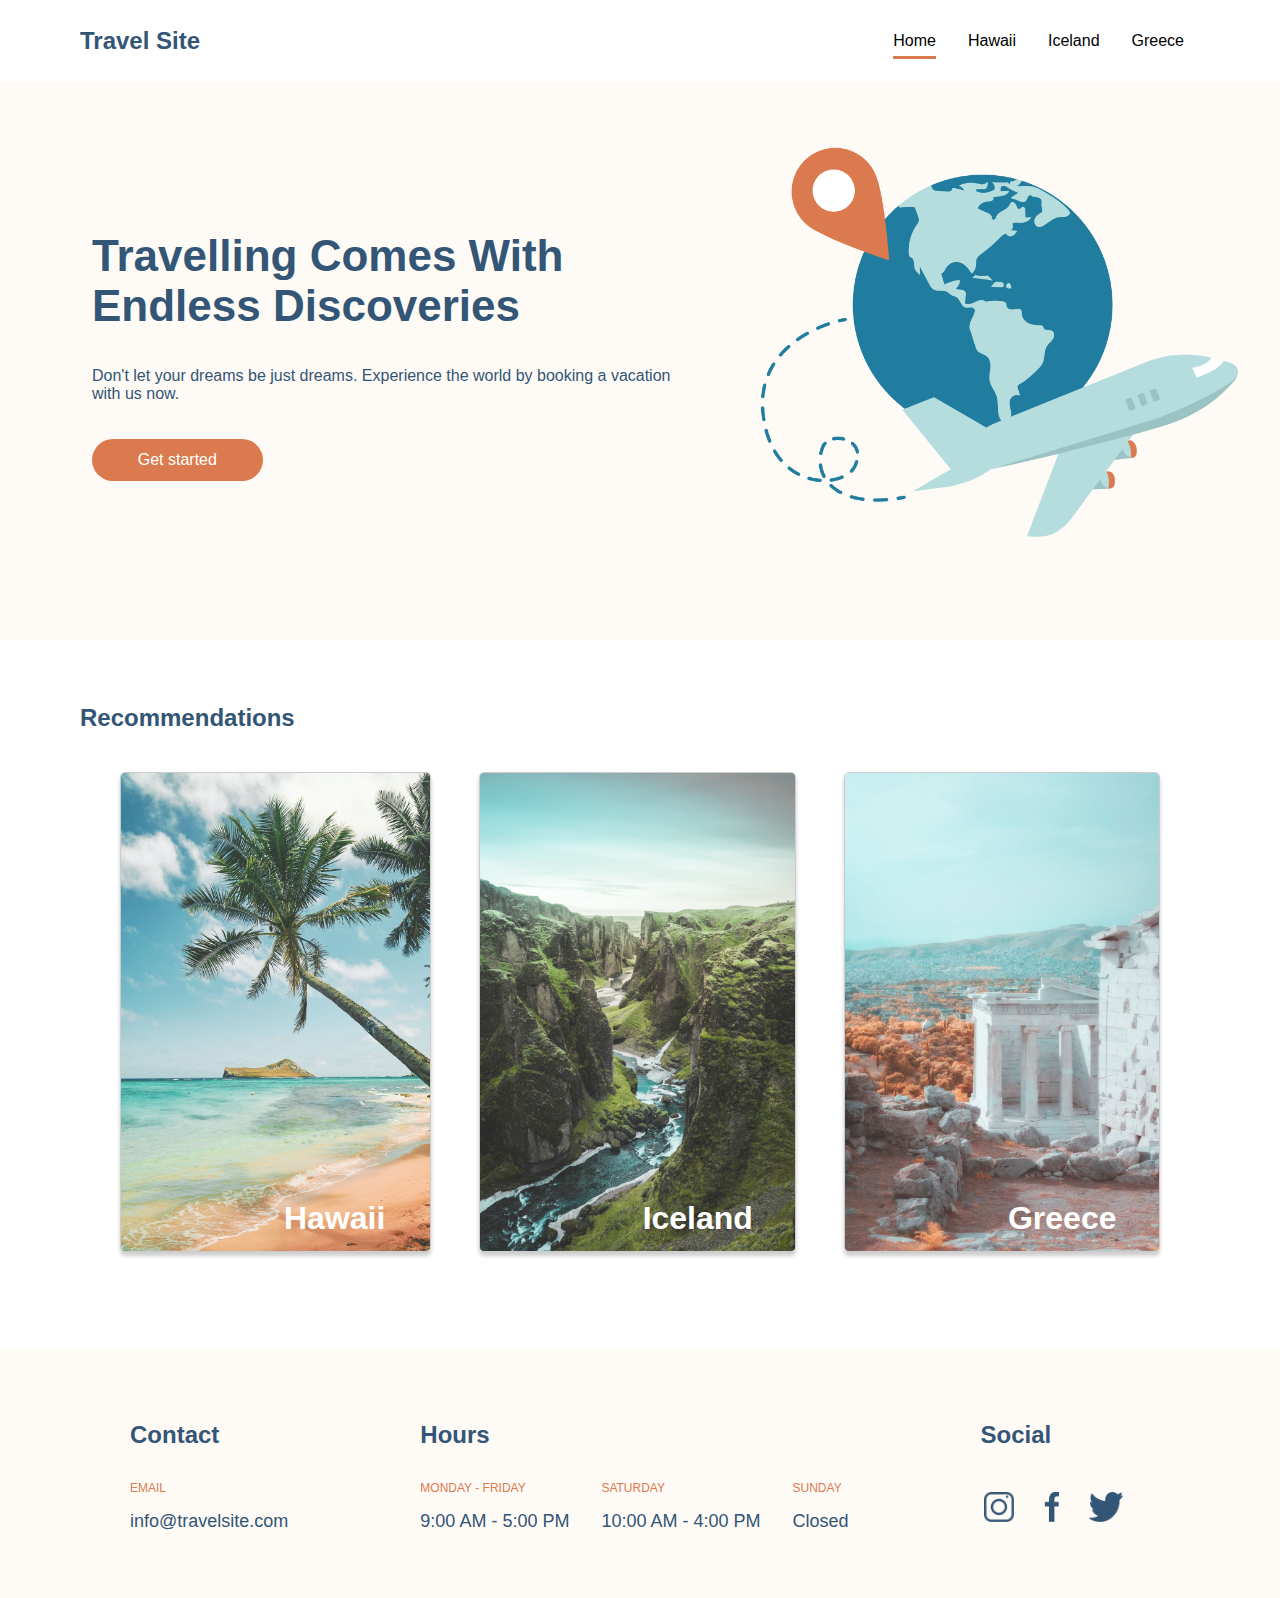
<file: index.html>
<!DOCTYPE html>
<html lang="en">
<head>
    <meta charset="UTF-8">
    <meta name="viewport" content="width=device-width, initial-scale=1.0">
    <title>Travel Site - Home</title>
    <!-- connect CSS -->
    <link rel="stylesheet" href="./css/global.css">
    <link rel="stylesheet" href="./css/main.css">
</head>

<body>
    <header>
        <!-- navigation bar -->
        <section>
            <nav class="navigation">
                <h1 class="navigation__title">
                    <a class="navigation__title" href="#index.html">Travel Site</a>
                </h1>
                <ul class="navigation__menu">
                    <li class="navigation__item"><a class="navigation__link navigation__link--active" href="#index.html">Home</a></li>
                    <li class="navigation__item"><a class="navigation__link" href="./pages/hawaii.html">Hawaii</a></li>
                    <li class="navigation__item"><a class="navigation__link" href="./pages/iceland.html">Iceland</a></li>
                    <li class="navigation__item"><a class="navigation__link" href="./pages/greece.html">Greece</a></li>
                </ul>
            </nav>
        </section>
    </header>
    
    <!-- hero section -->
    <section class="hero">
        <div class="hero__content">
            <h2 class="hero__title">Travelling Comes With Endless Discoveries</h2>
            <p class="hero__text">Don't let your dreams be just dreams. Experience the world by booking a vacation with us now.</p>
            <button class="hero-button">Get started</button>
        </div>
        <div class="hero__image">
            <img src="./assets/Images/hero.png" alt="earth with home destination marker and airplane taking off">
        </div>
    </section>

    <main>
        <!-- recommendations section -->
        <section class="reco">
            <h3 class="reco__title">Recommendations</h3>
            <div class="reco__section">
                <div>
                    <div class="card">
                        <a href="./pages/hawaii.html"><img src="./assets/Images/hawaii.jpg" alt="beach in hawaii"></a>
                        <a class="card__name" href="./pages/hawaii.html">Hawaii</a>
                    </div>
                </div>
                <div>
                    <div class="card">
                        <a href="./pages/iceland.html"><img src="./assets/Images/iceland.jpg" alt="valley in iceland"></a>
                        <a class="card__name" href="./pages/iceland.html">Iceland</a>
                    </div>
                </div>
                <div>
                    <div class="card">
                        <a href="./pages/greece.html"><img src="./assets/Images/greece.jpg" alt="historic site in greece"></a>
                        <a class="card__name" href="./pages/greece.html">Greece</a>
                    </div>
                </div>
            </div>
        </section>
    </main>

    <footer>
        <!-- footer section -->
        <section class="footer">
            <div class="footer__title">
                <h3 class="footer__title">Contact</h3>
                <div class="footer__contact">
                    <h4 class="footer__subtitle">EMAIL</h4>
                    <p class="footer__text">info@travelsite.com</p>
                </div>
            </div>
            <div class="footer__title">
                <h3 class="footer__title">Hours</h3>
                <div class="footer__hours">
                    <div>
                        <h4 class="footer__subtitle">MONDAY - FRIDAY</h4>
                        <p class="footer__text">9:00 AM - 5:00 PM</p>
                    </div>
                    <div>
                        <h4 class="footer__subtitle">SATURDAY</h4>
                        <p class="footer__text">10:00 AM - 4:00 PM</p>
                    </div>
                    <div>
                        <h4 class="footer__subtitle">SUNDAY</h4>
                        <p class="footer__text">Closed</p>
                    </div>
                </div>
            </div>
            <div class="footer__title">
                <h3 class="footer__title">Social</h3>
                <div class="footer__social">
                    <a class="footer__link" href="https://www.instagram.com/">
                        <img class="footer__icon" src="./assets/Icons/icon-instagram.png" alt="icon-instagram">
                    </a>
                    <a class="footer__link" href="https://www.facebook.com/">
                        <img class="footer__icon" src="./assets/Icons/icon-facebook.png" alt="icon-facebook">
                    </a>
                    <a class="footer__link" href="https://www.twitter.com/">
                        <img class="footer__icon" src="./assets/Icons/icon-twitter.png" alt="icon-twitter">
                    </a>
                </div>
            </div>
        </section>
    </footer>
</body>
</html>
</file>
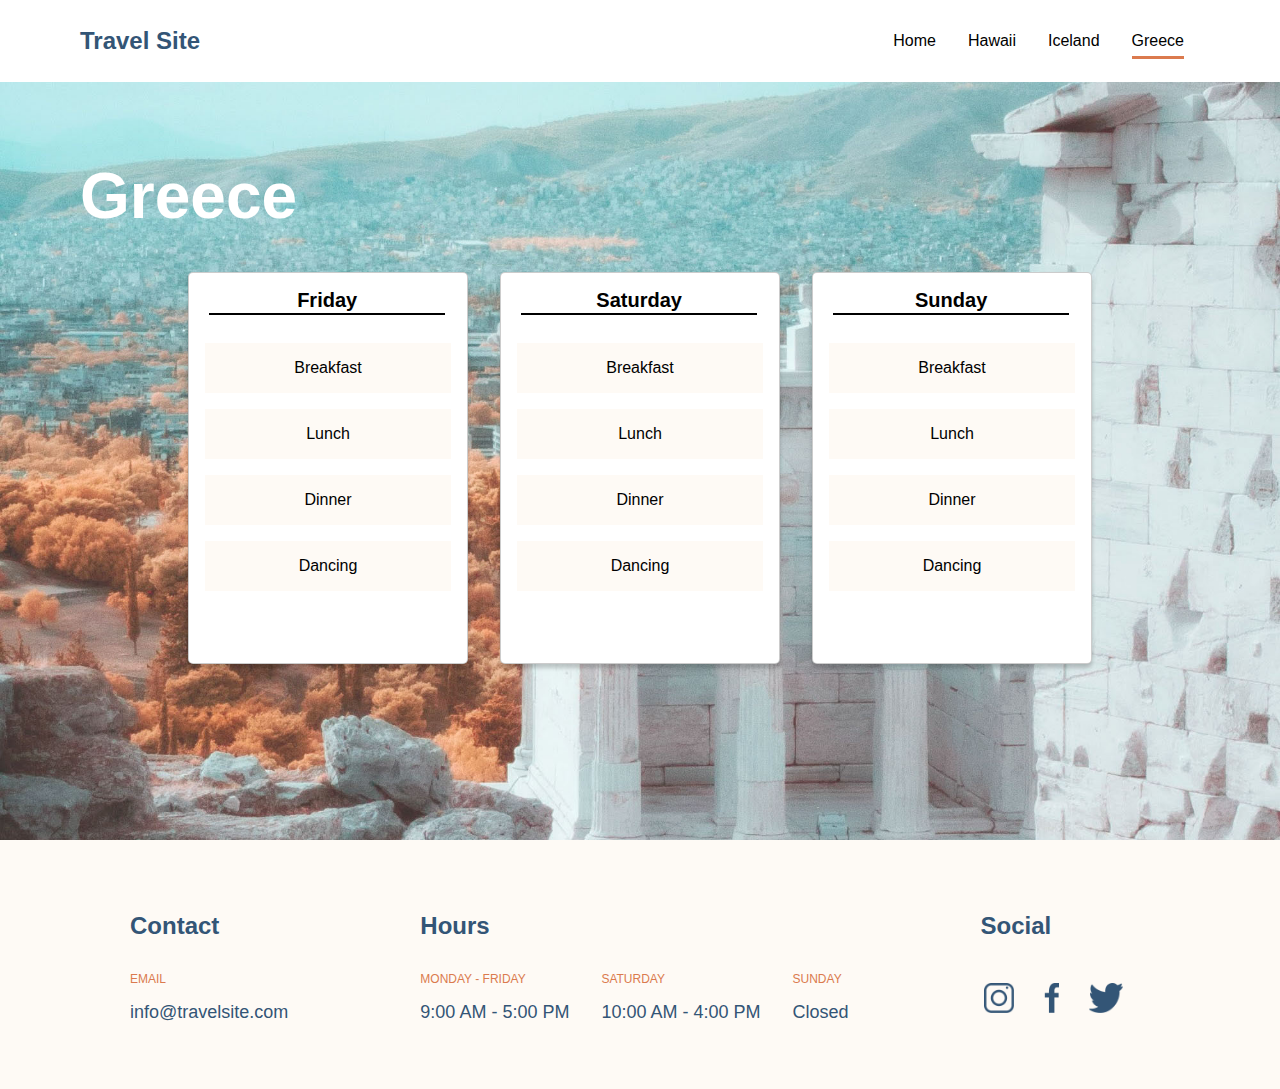
<file: pages/greece.html>
<!DOCTYPE html>
<html lang="en">
<head>
    <meta charset="UTF-8">
    <meta name="viewport" content="width=device-width, initial-scale=1.0">
    <title>Travel Site - Greece</title>
    <!-- connect CSS -->
    <link rel="stylesheet" href="../css/global.css">
    <link rel="stylesheet" href="../css/destinations.css">
</head>
<body>
    <header>
        <!-- navigation bar -->
        <section>
            <nav class="navigation">
                <h1 class="navigation__title">
                    <a class="navigation__title" href="../index.html">Travel Site</a>
                </h1>
                <ul class="navigation__menu">
                    <li class="navigation__item"><a class="navigation__link" href="../index.html">Home</a></li>
                    <li class="navigation__item"><a class="navigation__link" href="./hawaii.html">Hawaii</a></li>
                    <li class="navigation__item"><a class="navigation__link" href="./iceland.html">Iceland</a></li>
                    <li class="navigation__item"><a class="navigation__link navigation__link--active" href="./greece.html">Greece</a></li>
                </ul>
            </nav>
        </section>
    </header>

        
    <main>
        <!-- itinerary activities section -->
        <section class="itin itin--greece">
            <h1 class="itin__title">Greece</h1>
            <div class="itin__section">
                <div class="card">
                    <h3 class="card__title">Friday</h3>
                    <ul>
                        <li class="card__item">Breakfast</li>
                        <li class="card__item">Lunch</li>
                        <li class="card__item">Dinner</li>
                        <li class="card__item">Dancing</li>
                    </ul>
                </div>
                <div class="card">
                    <h3 class="card__title">Saturday</h3>
                    <ul>
                        <li class="card__item">Breakfast</li>
                        <li class="card__item">Lunch</li>
                        <li class="card__item">Dinner</li>
                        <li class="card__item">Dancing</li>
                    </ul>
                </div>
                <div class="card">
                    <h3 class="card__title">Sunday</h3>
                    <ul>
                        <li class="card__item">Breakfast</li>
                        <li class="card__item">Lunch</li>
                        <li class="card__item">Dinner</li>
                        <li class="card__item">Dancing</li>
                    </ul>
                </div>
            </div>
        </section>
    </main>
    
    
    <footer>
        <!-- footer section -->
        <section class="footer">
            <div class="footer__title">
                <h3 class="footer__title">Contact</h3>
                <div class="footer__contact">
                    <h4 class="footer__subtitle">EMAIL</h4>
                    <p class="footer__text">info@travelsite.com</p>
                </div>
            </div>
            <div class="footer__title">
                <h3 class="footer__title">Hours</h3>
                <div class="footer__hours">
                    <div>
                        <h4 class="footer__subtitle">MONDAY - FRIDAY</h4>
                        <p class="footer__text">9:00 AM - 5:00 PM</p>
                    </div>
                    <div>
                        <h4 class="footer__subtitle">SATURDAY</h4>
                        <p class="footer__text">10:00 AM - 4:00 PM</p>
                    </div>
                    <div>
                        <h4 class="footer__subtitle">SUNDAY</h4>
                        <p class="footer__text">Closed</p>
                    </div>
                </div>
            </div>
            <div class="footer__title">
                <h3 class="footer__title">Social</h3>
                <div class="footer__social">
                    <a class="footer__link" href="https://www.instagram.com/">
                        <img class="footer__icon" src="../assets/Icons/icon-instagram.png" alt="icon-instagram">
                    </a>
                    <a class="footer__link" href="https://www.facebook.com/">
                        <img class="footer__icon" src="../assets/Icons/icon-facebook.png" alt="icon-facebook">
                    </a>
                    <a class="footer__link" href="https://www.twitter.com/">
                        <img class="footer__icon" src="../assets/Icons/icon-twitter.png" alt="icon-twitter">
                    </a>
                </div>
            </div>
        </section>
    </footer>        
</body>
</html>
</file>
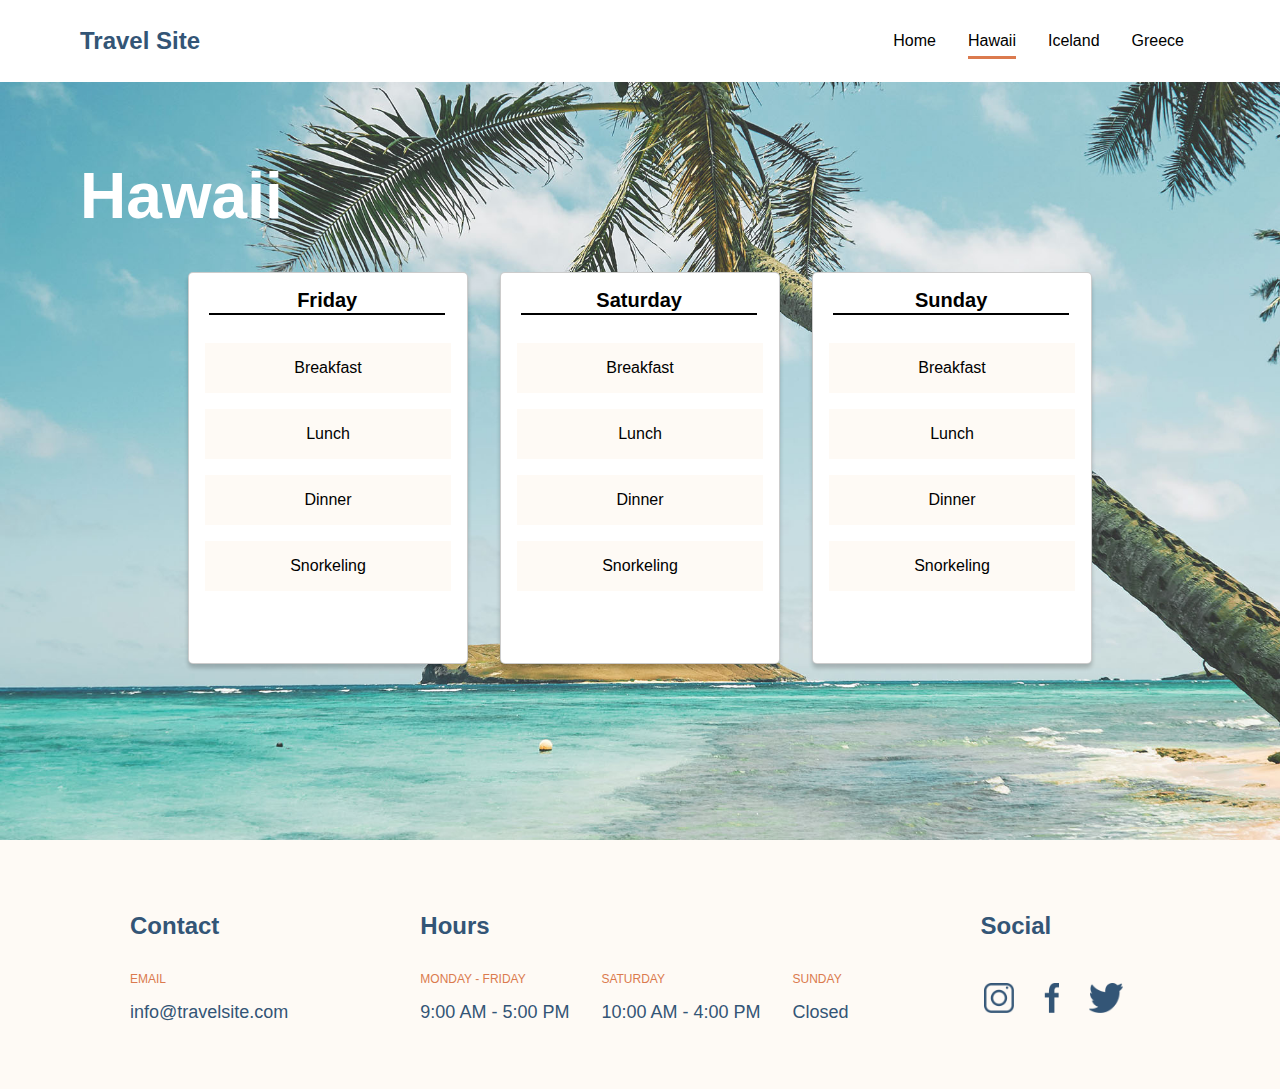
<file: pages/hawaii.html>
<!DOCTYPE html>
<html lang="en">
<head>
    <meta charset="UTF-8">
    <meta name="viewport" content="width=device-width, initial-scale=1.0">
    <title>Travel Site - Hawaii</title>
    <!-- connect CSS -->
    <link rel="stylesheet" href="../css/global.css">
    <link rel="stylesheet" href="../css/destinations.css">
</head>

<body>
    <header>
        <!-- navigation bar -->
        <section>
            <nav class="navigation">
                <h1 class="navigation__title">
                    <a class="navigation__title" href="../index.html">Travel Site</a>
                </h1>
                <ul class="navigation__menu">
                    <li class="navigation__item"><a class="navigation__link" href="../index.html">Home</a></li>
                    <li class="navigation__item"><a class="navigation__link navigation__link--active" href="./hawaii.html">Hawaii</a></li>
                    <li class="navigation__item"><a class="navigation__link" href="./iceland.html">Iceland</a></li>
                    <li class="navigation__item"><a class="navigation__link" href="./greece.html">Greece</a></li>
                </ul>
            </nav>
        </section>
    </header>
    
    <main>
        <!-- itinerary activities section -->
        <section class="itin itin--hawaii">
            <h1 class="itin__title">Hawaii</h1>
            <div class="itin__section">
                <div class="card">
                    <h3 class="card__title">Friday</h3>
                    <ul>
                        <li class="card__item">Breakfast</li>
                        <li class="card__item">Lunch</li>
                        <li class="card__item">Dinner</li>
                        <li class="card__item">Snorkeling</li>
                    </ul>
                </div>
                <div class="card">
                    <h3 class="card__title">Saturday</h3>
                    <ul>
                        <li class="card__item">Breakfast</li>
                        <li class="card__item">Lunch</li>
                        <li class="card__item">Dinner</li>
                        <li class="card__item">Snorkeling</li>
                    </ul>
                </div>
                <div class="card">
                    <h3 class="card__title">Sunday</h3>
                    <ul>
                        <li class="card__item">Breakfast</li>
                        <li class="card__item">Lunch</li>
                        <li class="card__item">Dinner</li>
                        <li class="card__item">Snorkeling</li>
                    </ul>
                </div>
            </div>
        </section>
    </main>
    
    <footer>
        <!-- footer section -->
        <section class="footer">
            <div class="footer__title">
                <h3 class="footer__title">Contact</h3>
                <div class="footer__contact">
                    <h4 class="footer__subtitle">EMAIL</h4>
                    <p class="footer__text">info@travelsite.com</p>
                </div>
            </div>
            <div class="footer__title">
                <h3 class="footer__title">Hours</h3>
                <div class="footer__hours">
                    <div>
                        <h4 class="footer__subtitle">MONDAY - FRIDAY</h4>
                        <p class="footer__text">9:00 AM - 5:00 PM</p>
                    </div>
                    <div>
                        <h4 class="footer__subtitle">SATURDAY</h4>
                        <p class="footer__text">10:00 AM - 4:00 PM</p>
                    </div>
                    <div>
                        <h4 class="footer__subtitle">SUNDAY</h4>
                        <p class="footer__text">Closed</p>
                    </div>
                </div>
            </div>
            <div class="footer__title">
                <h3 class="footer__title">Social</h3>
                <div class="footer__social">
                    <a class="footer__link" href="https://www.instagram.com/">
                        <img class="footer__icon" src="../assets/Icons/icon-instagram.png" alt="icon-instagram">
                    </a>
                    <a class="footer__link" href="https://www.facebook.com/">
                        <img class="footer__icon" src="../assets/Icons/icon-facebook.png" alt="icon-facebook">
                    </a>
                    <a class="footer__link" href="https://www.twitter.com/">
                        <img class="footer__icon" src="../assets/Icons/icon-twitter.png" alt="icon-twitter">
                    </a>
                </div>
            </div>
        </section>
    </footer>        
</body>
</html>
</file>
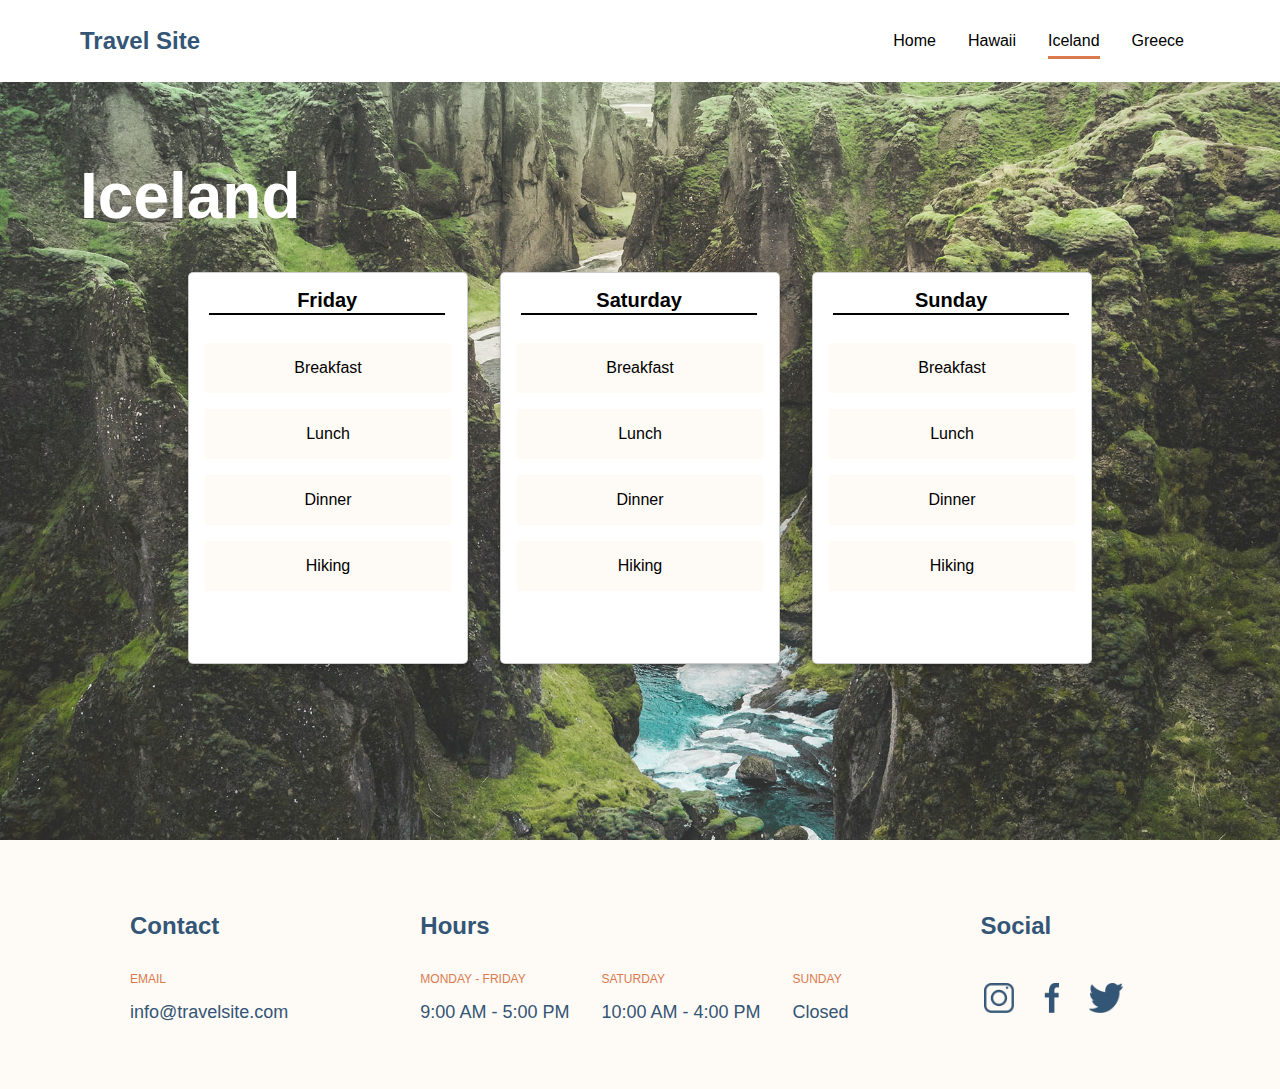
<file: pages/iceland.html>
<!DOCTYPE html>
<html lang="en">
<head>
    <meta charset="UTF-8">
    <meta name="viewport" content="width=device-width, initial-scale=1.0">
    <title>Travel Site - Iceland</title>
    <!-- connect CSS -->
    <link rel="stylesheet" href="../css/global.css">
    <link rel="stylesheet" href="../css/destinations.css">
</head>
<body>
    <header>
        <!-- navigation bar -->
        <section>
            <nav class="navigation">
                <h1 class="navigation__title">
                    <a class="navigation__title" href="../index.html">Travel Site</a>
                </h1>
                <ul class="navigation__menu">
                    <li class="navigation__item"><a class="navigation__link" href="../index.html">Home</a></li>
                    <li class="navigation__item"><a class="navigation__link" href="./hawaii.html">Hawaii</a></li>
                    <li class="navigation__item"><a class="navigation__link navigation__link--active" href="./iceland.html">Iceland</a></li>
                    <li class="navigation__item"><a class="navigation__link" href="./greece.html">Greece</a></li>
                </ul>
            </nav>
        </section>
    </header>
     
    <main>
        <!-- itinerary activities section -->
        <section class="itin itin--iceland">
            <h1 class="itin__title">Iceland</h1>
            <div class="itin__section">
                <div class="card">
                    <h3 class="card__title">Friday</h3>
                    <ul>
                        <li class="card__item">Breakfast</li>
                        <li class="card__item">Lunch</li>
                        <li class="card__item">Dinner</li>
                        <li class="card__item">Hiking</li>
                    </ul>
                </div>
                <div class="card">
                    <h3 class="card__title">Saturday</h3>
                    <ul>
                        <li class="card__item">Breakfast</li>
                        <li class="card__item">Lunch</li>
                        <li class="card__item">Dinner</li>
                        <li class="card__item">Hiking</li>
                    </ul>
                </div>
                <div class="card">
                    <h3 class="card__title">Sunday</h3>
                    <ul>
                        <li class="card__item">Breakfast</li>
                        <li class="card__item">Lunch</li>
                        <li class="card__item">Dinner</li>
                        <li class="card__item">Hiking</li>
                    </ul>
                </div>
            </div>
        </section>
    </main>   
    
    <footer>
        <!-- footer section -->
        <section class="footer">
            <div class="footer__title">
                <h3 class="footer__title">Contact</h3>
                <div class="footer__contact">
                    <h4 class="footer__subtitle">EMAIL</h4>
                    <p class="footer__text">info@travelsite.com</p>
                </div>
            </div>
            <div class="footer__title">
                <h3 class="footer__title">Hours</h3>
                <div class="footer__hours">
                    <div>
                        <h4 class="footer__subtitle">MONDAY - FRIDAY</h4>
                        <p class="footer__text">9:00 AM - 5:00 PM</p>
                    </div>
                    <div>
                        <h4 class="footer__subtitle">SATURDAY</h4>
                        <p class="footer__text">10:00 AM - 4:00 PM</p>
                    </div>
                    <div>
                        <h4 class="footer__subtitle">SUNDAY</h4>
                        <p class="footer__text">Closed</p>
                    </div>
                </div>
            </div>
            <div class="footer__title">
                <h3 class="footer__title">Social</h3>
                <div class="footer__social">
                    <a class="footer__link" href="https://www.instagram.com/">
                        <img class="footer__icon" src="../assets/Icons/icon-instagram.png" alt="icon-instagram">
                    </a>
                    <a class="footer__link" href="https://www.facebook.com/">
                        <img class="footer__icon" src="../assets/Icons/icon-facebook.png" alt="icon-facebook">
                    </a>
                    <a class="footer__link" href="https://www.twitter.com/">
                        <img class="footer__icon" src="../assets/Icons/icon-twitter.png" alt="icon-twitter">
                    </a>
                </div>
            </div>
        </section>
    </footer>        
</body>
</html>
</file>
<file: css/global.css>
* {
    box-sizing: border-box;
}

html {
    font-family: Verdana, Geneva, Tahoma, sans-serif;
    min-width: 80rem;
    max-width: 80rem;
}

a {
    text-decoration: none;
}

ul {
    list-style-type: none;
    padding: 0rem;
}

h1 {
    font-size: 4rem;
}

h2 {
    font-size: 3rem;
}

h3 {
    font-size: 1.5rem;
}

p {
    font-size: 1rem;
}

body {
    margin: 0rem;
}

/* navigation bar */

.navigation {
    background-color: #FFFFFF;
    display: flex;
    justify-content: space-between;
    align-items: center;
    min-width: 80rem;
    max-width: 80rem;
    width: 100%;
    padding: 0 5rem;
    position: fixed;
    top: 0rem;
    right: 0rem;
    left: 0rem;
}

.navigation__title {
    color: #335576;
    font-size: 1.5rem;
}

.navigation__menu {
    display: flex;
}

.navigation__item {
    padding: 1rem;
}

.navigation__link {
    color:black;
}

.navigation__link--active {
    border-bottom: .1875rem solid #DB7A4E;
    padding-bottom: 0.4375rem;
    list-style-type: underline;
}

/* footer */

.footer {
    background-color: #FEFAF5;
    display: flex;
    justify-content: space-around;
    align-items: flex-start;
    width: 100%;
    padding: 2rem 5rem;
}

.footer__contact, .footer__hours, .footer__social {
    padding: 0.5rem 0rem;
}

.footer__hours, .footer__social {
    display: flex;
}

.footer__title {
    color:#335576;
    padding: 0.5rem 0rem 0rem 0rem;
    margin-bottom: 0.5rem;
}

.footer__subtitle {
    color:#DB7A4E;
    font-weight: lighter;
    font-size: .75rem;
    padding: 1rem 1.5rem 0.5rem 0rem;
    margin: 0rem;
}

.footer__text {
    font-size: 1.125rem;
    padding: 0rem 2rem 0rem 0rem;
    margin-top: 0.5rem;
}

.footer__link {
    margin: 1.5rem 1.5rem 0rem 0rem;
    padding: .1875rem;
}

.footer__icon {
    height: 1.875rem;
}
</file>
<file: css/main.css>
@import url(./global.css);

/* hero section */

.hero {
    background-color: #FEFAF5;
    display: flex;
    justify-content: space-evenly;
    width: 100%;
    height: 40rem;
    padding: 5rem 5rem 2.5rem;
}

.hero__content {
    display: flex;
    flex-direction: column;
    align-self: center;
    text-align: left;
    width: 70%;
}

.hero__title {
    color: #335576;
    font-size: 2.75rem;
    margin: 3rem 0.75rem 1.5rem;
}

.hero__text {
    color: #335576;
    margin: 0.75rem;
}

.hero__image {
    align-self: center;
    margin: 3rem; 
    width: 35%;
}

.hero__image img {
    max-height: 25rem;
}

.hero-button {
    width: 27%;
    padding: 0.75rem;
    margin: 1.5rem 0.75rem 1rem;
    color: white;
    background-color: #DB7A4E;
    border-radius: 25px;
    border: none;
    font-size: 1rem;
    font-weight: lighter;
}

/* recommendations section */

.reco {
    display: flex;
    flex-direction: column;
    justify-content: center;
    margin: 2.5rem 5rem 2.5rem;
}

.reco__title {
    color:#335576;
}

.reco__section {
    display: flex;
    justify-content: space-evenly;
    align-items: center;
    margin: 1rem;
}

.card {
    margin: 0rem 1.5rem 0rem;
}

.card img{
    width: 100%;
    height: 30rem;
    border-radius: 0.3125rem;
    border: .0625rem solid rgba(0, 0, 0, 0.2);
    box-shadow: 0rem 0.25rem 0.25rem rgba(0, 0, 0, 0.2);
}

.card__name {
    position: relative;
    left: 10.25rem;
    bottom: 3.5rem;
    font-size: 2rem;
    font-weight: bold;
    color: #FFFFFF;
}
</file>
<file: css/destinations.css>
@import url(./global.css);

/* itinerary activities section */

.itin {
    display: flex;
    justify-content: center;
    flex-direction: column;
    width: 100%;
    padding: 5rem;
}

.itin--hawaii {
    background-image: url(../assets/Images/hawaii.jpg);
    background-size: cover;
    background-position: center;
}

.itin--iceland {
    background-image: url(../assets/Images/iceland.jpg);
    background-size: cover;
    background-position: center;
}

.itin--greece {
    background-image: url(../assets/Images/greece.jpg);
    background-size: cover;
    background-position: center;
}

.itin__title {
    color: #FFFFFF;
    position: relative;
    top: 2.25rem;
}

.itin__section {
    display: flex;
    justify-content: center;
    text-align: center;
    margin: 1rem 0rem 5rem 0rem;
}

.card {
    background-color: #FFFFFF;
    width: 25%;
    height: 24.5rem;
    border-radius: 0.3125rem;
    border: .0625rem solid rgba(0, 0, 0, 0.2);
    box-shadow: 0rem 0.25rem 0.25rem rgba(0, 0, 0, 0.2);
    margin: 1rem 1rem;
}

.card__title {
    border-bottom: .125rem solid black;
    padding-bottom: .0625rem;
    list-style-type: underline;
    font-size: 1.25rem;
    width: 85%;
    margin: 1rem 1.25rem 1.75rem;
}

.card__item {
    margin: 1rem;
    padding: 1rem 5rem;
    background-color: #FEFAF5;
}
</file>
